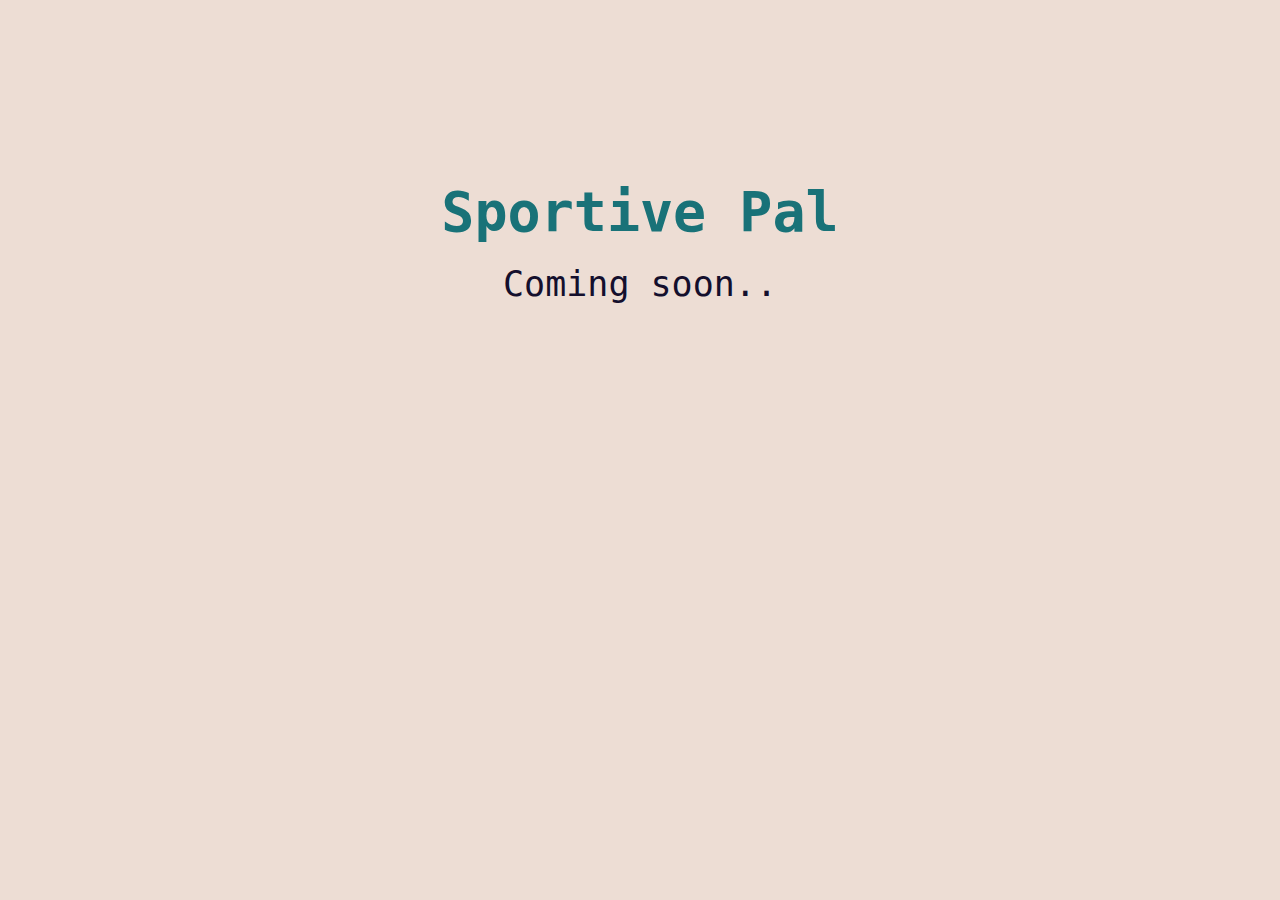
<file: index.html>
<html lang="en">
  <head>
    <meta charset="UTF-8" />
    <meta http-equiv="X-UA-Compatible" content="IE=edge" />
    <meta name="viewport" content="width=device-width, initial-scale=1.0" />
    <title>Sportive Pal</title>
    <style>
      html {
        background-color: #edddd4;
        font-family: monospace;
        text-align: center;
        color: #140f2d;
        font-size: 18px;
      }

      #container {
        width: 80vw;
        margin: 0 auto;
      }

      .title {
        margin-top: 20vh;
        margin-bottom: 20px;
        font-size: 55px;
        font-weight: 700;
        color: #197278;
      }

      .subtitle {
        font-weight: 500;
        font-size: 35px;
        margin-bottom: 30px;
      }
    </style>
  </head>
  <body>
    <div id="container">
      <div class="title">Sportive Pal</div>
      <div class="subtitle">Coming soon..</div>     
  </body>
</html>
</file>
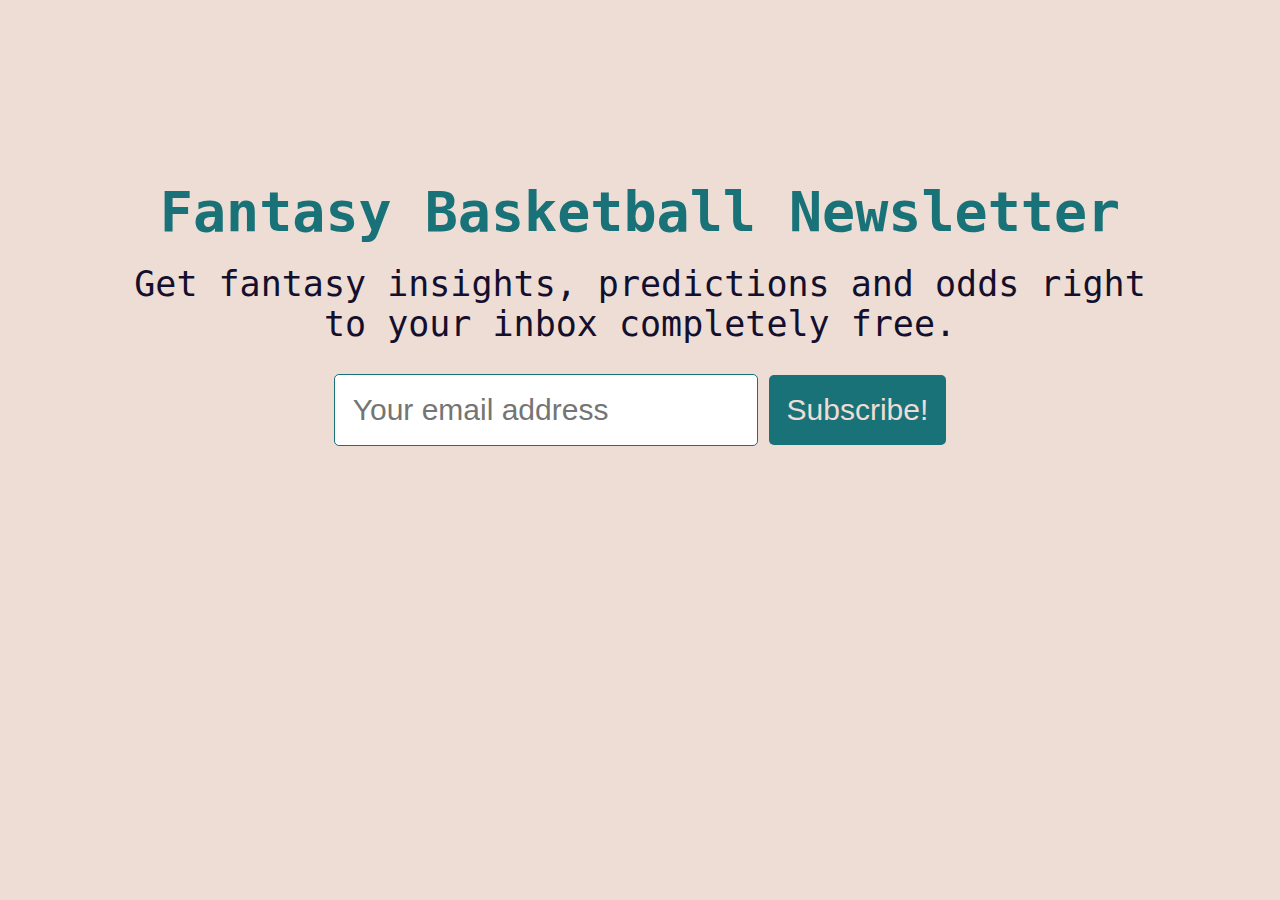
<file: basketball/index.html>
<html lang="en">
  <head>
    <meta charset="UTF-8" />
    <meta http-equiv="X-UA-Compatible" content="IE=edge" />
    <meta name="viewport" content="width=device-width, initial-scale=1.0" />
    <title>Sportive Pal - Fantasy Hoops Newsletter</title>
    <style>
      html {
        background-color: #edddd4;
        font-family: monospace;
        text-align: center;
        color: #140f2d;
        font-size: 18px;
      }

      #container {
        width: 80vw;
        margin: 0 auto;
      }

      .title {
        margin-top: 20vh;
        margin-bottom: 20px;
        font-size: 55px;
        font-weight: 700;
        color: #197278;
      }

      .subtitle {
        font-weight: 500;
        font-size: 35px;
        margin-bottom: 30px;
      }

      input,
      button {
        padding: 1rem;
        border-radius: 5px;
        font-size: 30px;
        box-shadow: none;
        -moz-box-shadow: none;
        -webkit-box-shadow: none;
        outline: none;
      }

      input,
      input:focus {
        border: 1px solid #197278;
        color: #197278;
      }

      button {
        border: none;
        background-color: #197278;
        color: #edddd4;
      }

      @media only screen and (max-width: 600px) {
        #container {
          width: 95vw;
        }

        .title {
          margin-top: 5vw;
        }
        input,
        button {
          display: block;
          width: 100%;
          margin-top: 15px;
          margin-bottom: 15px;
        }
      }
    </style>
  </head>
  <body>
    <div id="container">
      <div class="title">Fantasy Basketball Newsletter</div>
      <div class="subtitle">
        Get fantasy insights, predictions and odds right to your inbox
        completely free.
      </div>
      <form>
        <input type="email" placeholder="Your email address" required />
        <button type="submit">Subscribe!</button>
      </form>

      <div style="display: none" id="thanks">
        You subscribed successfully. Enjoy!
      </div>
    </div>

    <script>
      const form = document.querySelector("form");
      const thanks = document.querySelector("#thanks");
      form.addEventListener("submit", (e) => {
        e.preventDefault();
        form.style.display = "none";
        thanks.style.display = "block";
      });
    </script>
  </body>
</html>
</file>
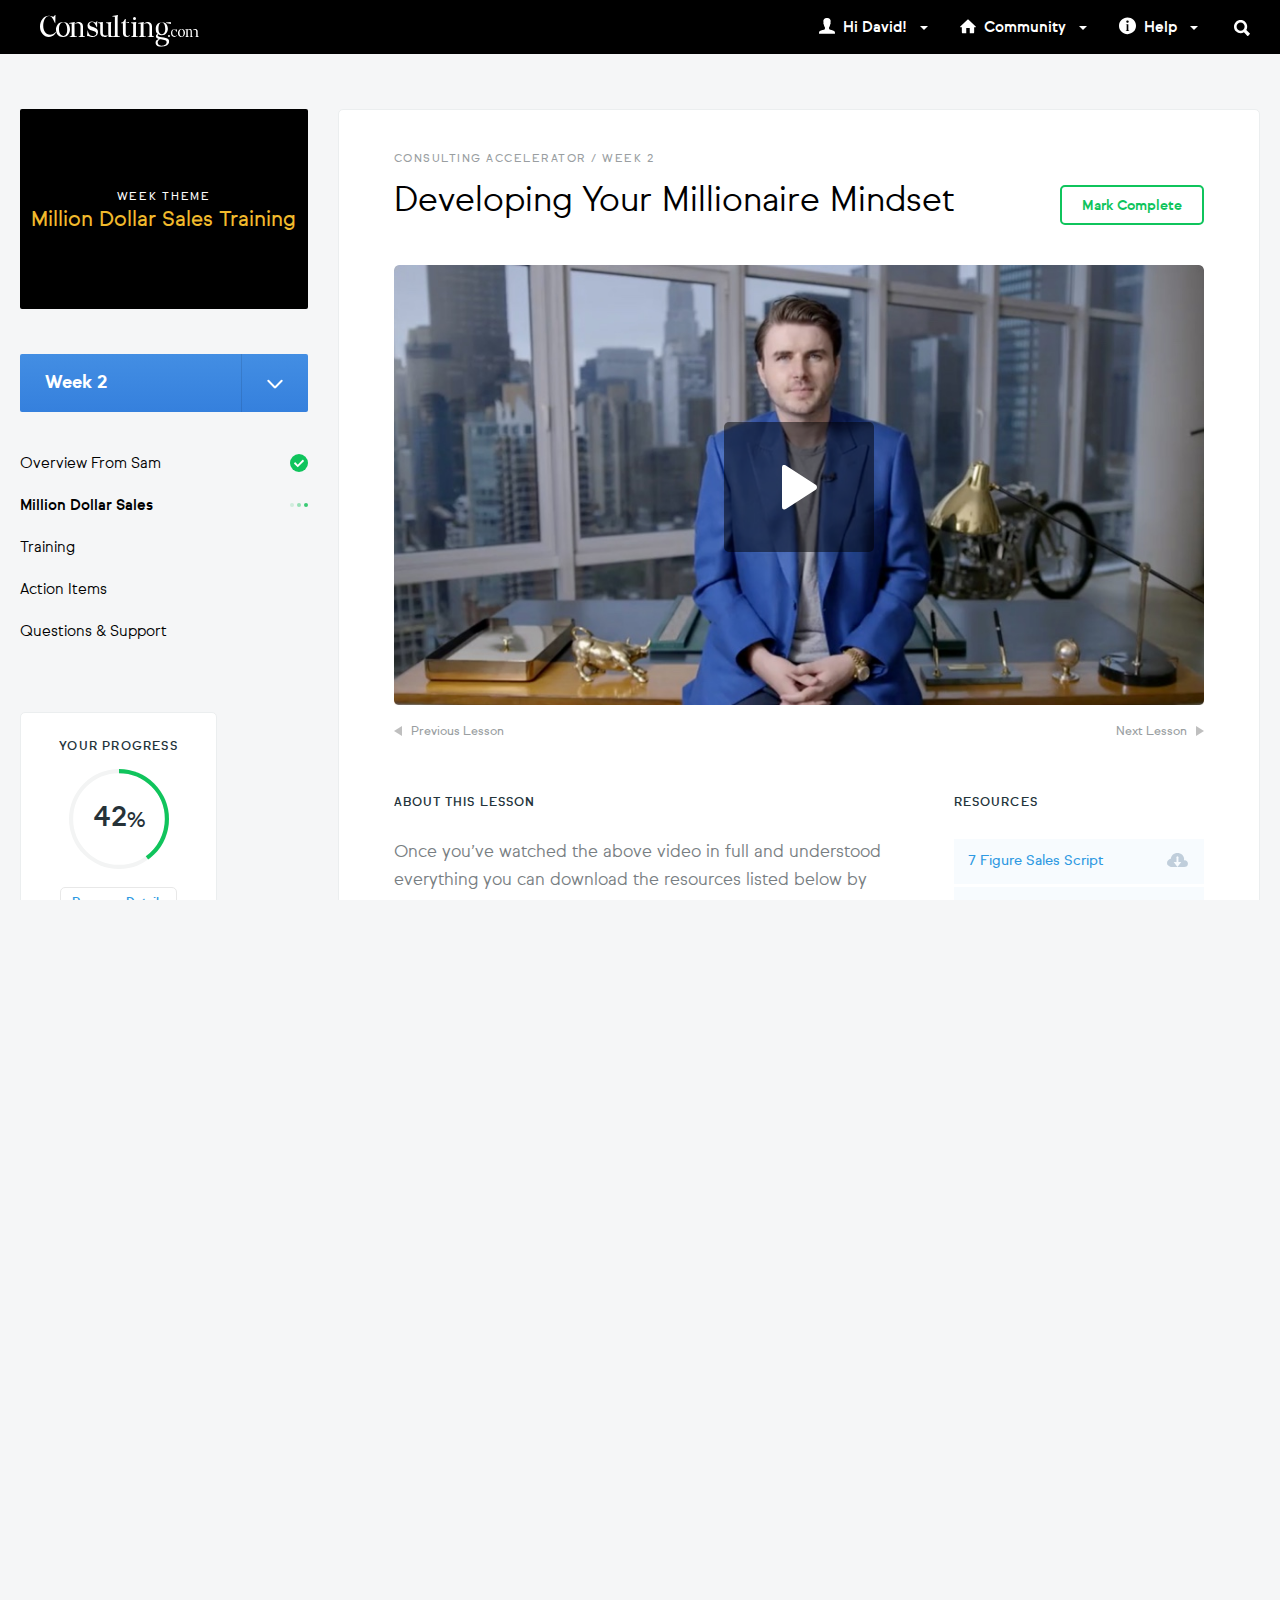
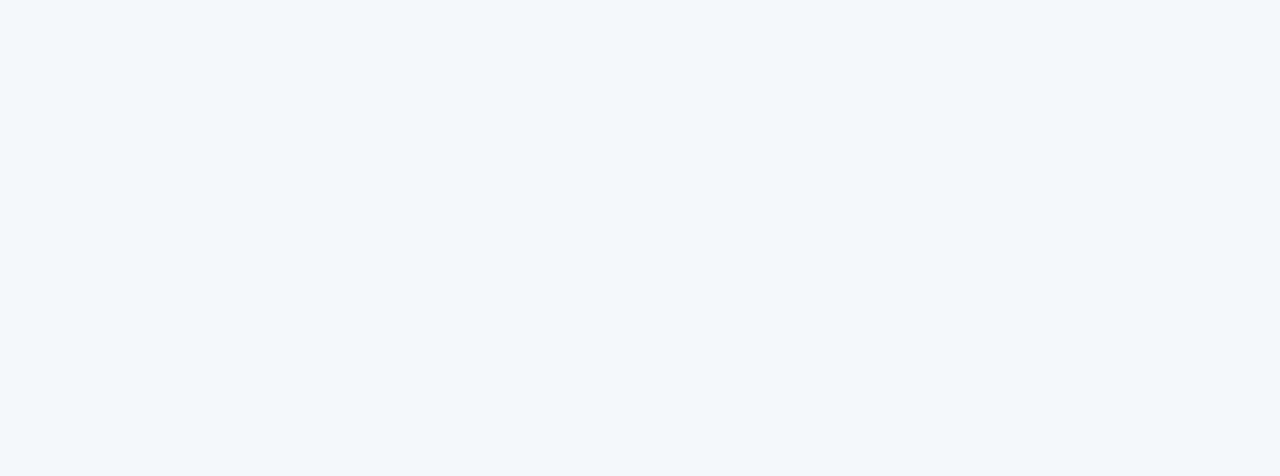
<file: carlos-demo/index.html>
<!doctype html><html class="no-js"><head><meta charset="utf-8"><meta name="description" content="Sam Ovens helps people start and grow wildly profitable consulting businesses. His programs &amp; advice have created 9 millionaires &amp; 136 6 figure consultants"><meta name="viewport" content="width=device-width,initial-scale=1,shrink-to-fit=no"><title>Sam Ovens. Developing Your Millionare Mindset.</title><link href="https://fonts.googleapis.com/css?family=Lato:300,400,700,900" rel="stylesheet"><link rel="apple-touch-icon" href="apple-touch-icon.png"><link rel="stylesheet" href="styles/main.css"></head><body><!--[if IE]><p class="browserupgrade">You are using an <strong>outdated</strong> browser. Please <a href="http://browsehappy.com/">upgrade your browser</a> to improve your experience.</p><![endif]--><div class="nav"><a href="/" class="nav__logo"><img src="./images/consulting-logo.svg" alt="Consulting logo"></a><div class="nav__links"><a class="nav__link" href="/"><img class="nav__img" src="./images/icon-user.svg" alt="user icon" aria-hidden="true">Hi David! <span class="nav__caret"></span> </a><a class="nav__link" href="/"><img class="nav__img" src="./images/icon-home.svg" alt="house icon" aria-hidden="true">Community <span class="nav__caret"></span> </a><a class="nav__link" href="/"><img class="nav__img nav__img--help" src="./images/icon-help.svg" alt="help icon" aria-hidden="true">Help <span class="nav__caret"></span> </a><a class="nav__search" href=""><img src="./images/icon-glass.svg" alt="glass icon" aria-hidden="true"></a></div></div><div class="m-nav"><button type="button" class="ham-btn"><span class="ham-icon"></span></button> <img src="./images/consulting-logo-mobile.svg" alt="Consulting logo"> <a class="m-nav__search" href=""><img src="./images/icon-glass.svg" alt="glass icon" aria-hidden="true"></a></div><div class="m-header"><img class="m-header__img" src="./images/icon-unchecked.svg" alt="Icon unchecked"><h2 class="m-header__subtitle">Consulting Accelerator / Week 2</h2><h1 class="m-header__title">Developing Your Millionaire Mindset</h1><button type="button" class="m-header__btn"><span class="m-header__caret"></span></button></div><div class="container"><div class="row"><div class="col-sm-3 left-container"><div class="left-side-wrapper"><div class="ad"><div class="ad__body"><p class="ad__title">Week Theme</p><p class="ad__description">Million Dollar Sales Training</p></div></div><button type="button" class="week"><span class="week__label">Week 2</span> <span class="week__caret"></span></button><div class="aux"><div class="aux__item"><p class="aux__label">Overview From Sam</p><img class="aux__img" src="./images/icon-completed.svg" alt="icon completed"></div><div class="aux__item"><p class="aux__label aux__label--active">Million Dollar Sales</p><img class="aux__img" src="./images/icon-progress.svg" alt="icon progress"></div><div class="aux__item"><p class="aux__label">Training</p></div><div class="aux__item"><p class="aux__label">Action Items</p></div><div class="aux__item"><p class="aux__label">Questions & Support</p></div></div><div class="progress"><p class="progress__title">Your progress</p><div class="donut-wrapper"><svg viewBox="0 0 32 32" class="donut"><circle class="donut-hole" cx="16" cy="16" r="15.91549430918954"></circle><circle class="donut-ring" cx="16" cy="16" r="15.91549430918954"></circle><circle class="donut-segment" cx="16" cy="16" r="15.91549430918954" stroke-dasharray="40 100" stroke="gren"></circle></svg> <span class="donut-content">42 <sub>%</sub></span></div><button type="button" class="progress__cta">Progress Details</button></div></div></div><div class="col-sm-9 right-container"><div class="card"><div class="card__header"><h2 class="card__subtitle">Consulting Accelerator / Week 2</h2><div class="card__title-wrapper"><h1 class="card__title">Developing Your Millionaire Mindset</h1><button type="button" class="card__cta">Mark Complete</button></div></div><div class="card__video"><div class="v-placeholder"><img class="v-placeholder__img" src="./images/sam.jpg" alt="Video thumbnail"><div class="v-placeholder__icon-wrapper"><img class="v-placeholder__icon v-placeholder__icon--lg" src="./images/play-icon.svg" alt="Play icon"> <img class="v-placeholder__icon v-placeholder__icon--sm" src="./images/play-icon-sm.svg" alt="Play icon"></div></div><script src="https://fast.wistia.com/embed/medias/jklluk881i.jsonp" async></script><script src="https://fast.wistia.com/assets/external/E-v1.js" async></script><div class="wistia_responsive_padding wistia_responsive_padding--hidden" style="padding:56.25% 0 0 0;position:relative"><div class="wistia_responsive_wrapper" style="height:100%;left:0;position:absolute;top:0;width:100%"><div class="wistia_embed wistia_async_jklluk881i videoFoam=true" style="height:100%;width:100%">&nbsp;</div></div></div></div><div class="card__nav"><a href="/" class="card__nav-btn"><span class="card__nav-caret card__nav-caret--prev"></span> <span class="card__nav-text">Previous Lesson</span> </a><a href="/" class="card__nav-btn"><span class="card__nav-text">Next Lesson</span> <span class="card__nav-caret card__nav-caret--next"></span></a></div><div class="description"><div class="row"><div class="col-sm-8"><h5 class="description__title">About this lesson</h5><p class="description__body">Once you’ve watched the above video in full and understood everything you can download the resources listed below by clicking the blue links. Please complete the exercises and then save them to your computers hard drive or Dropbox so you have them on file for referring to later in the program.</p><p class="description__body">Once you have done all of that you can mark this exercise as “Done” by clicking the big green “Mark As Done” button up the top right. Once that’s marked as done you can move onto the next step in this training module.</p><p class="description__body">Remember this is an “implimentation program” and to get results you must do the work. Don’t skip past modules, take shortcuts or say “I’ll come back and do this later” because you won’t. Action gets results and results are all that matters, so get to work :)</p></div><div class="col-sm-4"><h5 class="description__title description__title--resources">Resources</h5><div class="resource"><a href="#" class="resource__link">7 Figure Sales Script</a> <button type="button" class="resource__cta"><img class="resource__img" src="./images/icon-download.svg" alt="download icon"></button></div><div class="resource"><a href="#" class="resource__link">Other Resource</a> <button type="button" class="resource__cta"><img class="resource__img" src="./images/icon-download.svg" alt="download icon"></button></div><div class="resource"><a href="#" class="resource__link resource__link--desktop">A Resource that will have multiple lines</a> <a href="#" class="resource__link resource__link--mobile">A Resource that will have multiple lines due to a really long file name</a> <button type="button" class="resource__cta"><img class="resource__img" src="./images/icon-download.svg" alt="download icon"></button></div></div></div></div><div class="transcript"><div class="transcript__header"><h5 class="transcript__title">Full video transcript</h5><a class="transcript__header-link" href="">Expand View</a></div><div class="transcript__body"><div class="transcript__wrapper"><p class="transcript__text">Ancient Greek historians variously placed the Trojan War in the 12th, 13th, or 14th centuries BC: Eratosthenes to 1184 BC, Herodotus to 1250 BC, Duris of Samos to 1334 BC. Modern archaeologists associate Homeric Troy with archaeological Troy VII.[7]</p><p class="transcript__text">In the Iliad, the Achaeans set up their camp near the mouth of the River Scamander (presumably modern Karamenderes),[8] where they had beached their ships. The city of Troy itself stood on a hill, across the plain of Scamander, where the battles of the Trojan War took place. The site of the ancient city is some 5 km from the coast today, but 3,000 years ago the mouths of Scamander were much closer to the city,[9] discharging into a large bay that formed a natural harbor and which has since been filled with alluvial material. Recent geological findings have permitted the identification of the ancient Trojan coastline, and the results largely confirm the accuracy of the Homeric geography of Troy.[10]</p><p class="transcript__text">Ancient Greek historians variously placed the Trojan War in the 12th, 13th, or 14th centuries BC: Eratosthenes to 1184 BC, Herodotus to 1250 BC, Duris of Samos to 1334 BC. Modern archaeologists associate Homeric Troy with archaeological Troy VII.[7]</p></div><div class="transcript__cta-wrapper"><button type="button" class="transcript__cta">Read More</button></div></div></div></div><div class="credits">©2017 Consulting.com Inc</div></div></div></div><div class="m-footer"><div class="m-footer__nav"><a href="/" class="m-footer__nav-btn"><span class="m-footer__nav-caret m-footer__nav-caret--prev"></span> <span class="m-footer__nav-text">Previous Lesson</span> </a><a href="/" class="m-footer__nav-btn"><span class="m-footer__nav-text">Next Lesson</span> <span class="m-footer__nav-caret m-footer__nav-caret--next"></span></a></div></div><script>!function(e,t,a,n,c,o){e.GoogleAnalyticsObject=n,e[n]||(e[n]=function(){(e[n].q=e[n].q||[]).push(arguments)}),e[n].l=+new Date,c=t.createElement(a),o=t.getElementsByTagName(a)[0],c.src="https://www.google-analytics.com/analytics.js",o.parentNode.insertBefore(c,o)}(window,document,"script","ga"),ga("create","UA-XXXXX-X"),ga("send","pageview")</script><script src="scripts/main.js"></script></body></html>
</file>
<file: carlos-demo/styles/main.css>
@font-face{font-family:Sul Sans;src:url("../fonts/sul-sans/Sul Sans Black.eot");src:url("../fonts/sul-sans/Sul Sans Black.eot?#iefix") format("embedded-opentype"),url("../fonts/sul-sans/Sul Sans Black.woff") format("woff");font-weight:700;font-style:normal}@font-face{font-family:Sul Sans;src:url("../fonts/sul-sans/Sul Sans Bold.eot");src:url("../fonts/sul-sans/Sul Sans Bold.eot?#iefix") format("embedded-opentype"),url("../fonts/sul-sans/Sul Sans Bold.woff") format("woff");font-weight:600;font-style:normal}@font-face{font-family:Sul Sans;src:url("../fonts/sul-sans/Sul Sans Medium.eot");src:url("../fonts/sul-sans/Sul Sans Medium.eot?#iefix") format("embedded-opentype"),url("../fonts/sul-sans/Sul Sans Medium.woff") format("woff");font-weight:500;font-style:normal}@font-face{font-family:Sul Sans;src:url("../fonts/sul-sans/Sul Sans Regular.eot");src:url("../fonts/sul-sans/Sul Sans Regular.eot?#iefix") format("embedded-opentype"),url("../fonts/sul-sans/Sul Sans Regular.woff") format("woff");font-weight:400;font-style:normal}@font-face{font-family:Sul Sans;src:url("../fonts/sul-sans/Sul Sans Light.eot");src:url("../fonts/sul-sans/Sul Sans Light.eot?#iefix") format("embedded-opentype"),url("../fonts/sul-sans/Sul Sans Light.woff") format("woff");font-weight:300;font-style:normal}@font-face{font-family:Tiempos Text;src:url(../fonts/tiempos/TiemposTextWeb-Bold.eot);src:url(../fonts/tiempos/TiemposTextWeb-Bold.eot?#iefix) format("embedded-opentype"),url(../fonts/tiempos/TiemposTextWeb-Bold.woff) format("woff");font-weight:700;font-style:normal}@font-face{font-family:Tiempos Text;src:url(../fonts/tiempos/TiemposTextWeb-Semibold.eot);src:url(../fonts/tiempos/TiemposTextWeb-Semibold.eot?#iefix) format("embedded-opentype"),url(../fonts/tiempos/TiemposTextWeb-Semibold.woff) format("woff");font-weight:600;font-style:normal}@font-face{font-family:Tiempos Text;src:url(../fonts/tiempos/TiemposTextWeb-Medium.eot);src:url(../fonts/tiempos/TiemposTextWeb-Medium.eot?#iefix) format("embedded-opentype"),url(../fonts/tiempos/TiemposTextWeb-Medium.woff) format("woff");font-weight:500;font-style:normal}@font-face{font-family:Tiempos Text;src:url(../fonts/tiempos/TiemposTextWeb-Regular.eot);src:url(../fonts/tiempos/TiemposTextWeb-Regular.eot?#iefix) format("embedded-opentype"),url(../fonts/tiempos/TiemposTextWeb-Regular.woff) format("woff");font-weight:400;font-style:normal}.h-100{height:100%}.df-btn{border:none;background:none;padding:5px 10px}.align-items-center{-webkit-box-align:center;-ms-flex-align:center;align-items:center}@media (max-width:767px){.hidden-sm-down{display:none!important}}@-ms-viewport{width:device-width}html{box-sizing:border-box;-ms-overflow-style:scrollbar}*,:after,:before{box-sizing:inherit}.container{position:relative;margin-left:auto;margin-right:auto;padding-right:15px;padding-left:15px}@media (min-width:576px){.container{padding-right:15px;padding-left:15px}}@media (min-width:768px){.container{padding-right:15px;padding-left:15px}}@media (min-width:992px){.container{padding-right:15px;padding-left:15px}}@media (min-width:1200px){.container{padding-right:15px;padding-left:15px}}@media (min-width:576px){.container{width:540px;max-width:100%}}@media (min-width:768px){.container{width:720px;max-width:100%}}@media (min-width:992px){.container{width:960px;max-width:100%}}@media (min-width:1200px){.container{width:1140px;max-width:100%}}.container-fluid{position:relative;margin-left:auto;margin-right:auto;padding-right:15px;padding-left:15px}@media (min-width:576px){.container-fluid{padding-right:15px;padding-left:15px}}@media (min-width:768px){.container-fluid{padding-right:15px;padding-left:15px}}@media (min-width:992px){.container-fluid{padding-right:15px;padding-left:15px}}@media (min-width:1200px){.container-fluid{padding-right:15px;padding-left:15px}}.row{display:-webkit-box;display:-ms-flexbox;display:flex;-ms-flex-wrap:wrap;flex-wrap:wrap;margin-right:-15px;margin-left:-15px}@media (min-width:576px){.row{margin-right:-15px;margin-left:-15px}}@media (min-width:768px){.row{margin-right:-15px;margin-left:-15px}}@media (min-width:992px){.row{margin-right:-15px;margin-left:-15px}}@media (min-width:1200px){.row{margin-right:-15px;margin-left:-15px}}.no-gutters{margin-right:0;margin-left:0}.no-gutters>.col,.no-gutters>[class*=col-]{padding-right:0;padding-left:0}.col,.col-1,.col-2,.col-3,.col-4,.col-5,.col-6,.col-7,.col-8,.col-9,.col-10,.col-11,.col-12,.col-lg,.col-lg-1,.col-lg-2,.col-lg-3,.col-lg-4,.col-lg-5,.col-lg-6,.col-lg-7,.col-lg-8,.col-lg-9,.col-lg-10,.col-lg-11,.col-lg-12,.col-md,.col-md-1,.col-md-2,.col-md-3,.col-md-4,.col-md-5,.col-md-6,.col-md-7,.col-md-8,.col-md-9,.col-md-10,.col-md-11,.col-md-12,.col-sm,.col-sm-1,.col-sm-2,.col-sm-3,.col-sm-4,.col-sm-5,.col-sm-6,.col-sm-7,.col-sm-8,.col-sm-9,.col-sm-10,.col-sm-11,.col-sm-12,.col-xl,.col-xl-1,.col-xl-2,.col-xl-3,.col-xl-4,.col-xl-5,.col-xl-6,.col-xl-7,.col-xl-8,.col-xl-9,.col-xl-10,.col-xl-11,.col-xl-12{position:relative;width:100%;min-height:1px;padding-right:15px;padding-left:15px}@media (min-width:576px){.col,.col-1,.col-2,.col-3,.col-4,.col-5,.col-6,.col-7,.col-8,.col-9,.col-10,.col-11,.col-12,.col-lg,.col-lg-1,.col-lg-2,.col-lg-3,.col-lg-4,.col-lg-5,.col-lg-6,.col-lg-7,.col-lg-8,.col-lg-9,.col-lg-10,.col-lg-11,.col-lg-12,.col-md,.col-md-1,.col-md-2,.col-md-3,.col-md-4,.col-md-5,.col-md-6,.col-md-7,.col-md-8,.col-md-9,.col-md-10,.col-md-11,.col-md-12,.col-sm,.col-sm-1,.col-sm-2,.col-sm-3,.col-sm-4,.col-sm-5,.col-sm-6,.col-sm-7,.col-sm-8,.col-sm-9,.col-sm-10,.col-sm-11,.col-sm-12,.col-xl,.col-xl-1,.col-xl-2,.col-xl-3,.col-xl-4,.col-xl-5,.col-xl-6,.col-xl-7,.col-xl-8,.col-xl-9,.col-xl-10,.col-xl-11,.col-xl-12{padding-right:15px;padding-left:15px}}@media (min-width:768px){.col,.col-1,.col-2,.col-3,.col-4,.col-5,.col-6,.col-7,.col-8,.col-9,.col-10,.col-11,.col-12,.col-lg,.col-lg-1,.col-lg-2,.col-lg-3,.col-lg-4,.col-lg-5,.col-lg-6,.col-lg-7,.col-lg-8,.col-lg-9,.col-lg-10,.col-lg-11,.col-lg-12,.col-md,.col-md-1,.col-md-2,.col-md-3,.col-md-4,.col-md-5,.col-md-6,.col-md-7,.col-md-8,.col-md-9,.col-md-10,.col-md-11,.col-md-12,.col-sm,.col-sm-1,.col-sm-2,.col-sm-3,.col-sm-4,.col-sm-5,.col-sm-6,.col-sm-7,.col-sm-8,.col-sm-9,.col-sm-10,.col-sm-11,.col-sm-12,.col-xl,.col-xl-1,.col-xl-2,.col-xl-3,.col-xl-4,.col-xl-5,.col-xl-6,.col-xl-7,.col-xl-8,.col-xl-9,.col-xl-10,.col-xl-11,.col-xl-12{padding-right:15px;padding-left:15px}}@media (min-width:992px){.col,.col-1,.col-2,.col-3,.col-4,.col-5,.col-6,.col-7,.col-8,.col-9,.col-10,.col-11,.col-12,.col-lg,.col-lg-1,.col-lg-2,.col-lg-3,.col-lg-4,.col-lg-5,.col-lg-6,.col-lg-7,.col-lg-8,.col-lg-9,.col-lg-10,.col-lg-11,.col-lg-12,.col-md,.col-md-1,.col-md-2,.col-md-3,.col-md-4,.col-md-5,.col-md-6,.col-md-7,.col-md-8,.col-md-9,.col-md-10,.col-md-11,.col-md-12,.col-sm,.col-sm-1,.col-sm-2,.col-sm-3,.col-sm-4,.col-sm-5,.col-sm-6,.col-sm-7,.col-sm-8,.col-sm-9,.col-sm-10,.col-sm-11,.col-sm-12,.col-xl,.col-xl-1,.col-xl-2,.col-xl-3,.col-xl-4,.col-xl-5,.col-xl-6,.col-xl-7,.col-xl-8,.col-xl-9,.col-xl-10,.col-xl-11,.col-xl-12{padding-right:15px;padding-left:15px}}@media (min-width:1200px){.col,.col-1,.col-2,.col-3,.col-4,.col-5,.col-6,.col-7,.col-8,.col-9,.col-10,.col-11,.col-12,.col-lg,.col-lg-1,.col-lg-2,.col-lg-3,.col-lg-4,.col-lg-5,.col-lg-6,.col-lg-7,.col-lg-8,.col-lg-9,.col-lg-10,.col-lg-11,.col-lg-12,.col-md,.col-md-1,.col-md-2,.col-md-3,.col-md-4,.col-md-5,.col-md-6,.col-md-7,.col-md-8,.col-md-9,.col-md-10,.col-md-11,.col-md-12,.col-sm,.col-sm-1,.col-sm-2,.col-sm-3,.col-sm-4,.col-sm-5,.col-sm-6,.col-sm-7,.col-sm-8,.col-sm-9,.col-sm-10,.col-sm-11,.col-sm-12,.col-xl,.col-xl-1,.col-xl-2,.col-xl-3,.col-xl-4,.col-xl-5,.col-xl-6,.col-xl-7,.col-xl-8,.col-xl-9,.col-xl-10,.col-xl-11,.col-xl-12{padding-right:15px;padding-left:15px}}.col{-ms-flex-preferred-size:0;flex-basis:0;-webkit-box-flex:1;-ms-flex-positive:1;flex-grow:1;max-width:100%}.col-auto{-ms-flex:0 0 auto;flex:0 0 auto;width:auto}.col-1,.col-auto{-webkit-box-flex:0}.col-1{-ms-flex:0 0 8.3333333333%;flex:0 0 8.3333333333%;max-width:8.3333333333%}.col-2{-ms-flex:0 0 16.6666666667%;flex:0 0 16.6666666667%;max-width:16.6666666667%}.col-2,.col-3{-webkit-box-flex:0}.col-3{-ms-flex:0 0 25%;flex:0 0 25%;max-width:25%}.col-4{-ms-flex:0 0 33.3333333333%;flex:0 0 33.3333333333%;max-width:33.3333333333%}.col-4,.col-5{-webkit-box-flex:0}.col-5{-ms-flex:0 0 41.6666666667%;flex:0 0 41.6666666667%;max-width:41.6666666667%}.col-6{-ms-flex:0 0 50%;flex:0 0 50%;max-width:50%}.col-6,.col-7{-webkit-box-flex:0}.col-7{-ms-flex:0 0 58.3333333333%;flex:0 0 58.3333333333%;max-width:58.3333333333%}.col-8{-ms-flex:0 0 66.6666666667%;flex:0 0 66.6666666667%;max-width:66.6666666667%}.col-8,.col-9{-webkit-box-flex:0}.col-9{-ms-flex:0 0 75%;flex:0 0 75%;max-width:75%}.col-10{-ms-flex:0 0 83.3333333333%;flex:0 0 83.3333333333%;max-width:83.3333333333%}.col-10,.col-11{-webkit-box-flex:0}.col-11{-ms-flex:0 0 91.6666666667%;flex:0 0 91.6666666667%;max-width:91.6666666667%}.col-12{-webkit-box-flex:0;-ms-flex:0 0 100%;flex:0 0 100%;max-width:100%}.pull-0{right:auto}.pull-1{right:8.3333333333%}.pull-2{right:16.6666666667%}.pull-3{right:25%}.pull-4{right:33.3333333333%}.pull-5{right:41.6666666667%}.pull-6{right:50%}.pull-7{right:58.3333333333%}.pull-8{right:66.6666666667%}.pull-9{right:75%}.pull-10{right:83.3333333333%}.pull-11{right:91.6666666667%}.pull-12{right:100%}.push-0{left:auto}.push-1{left:8.3333333333%}.push-2{left:16.6666666667%}.push-3{left:25%}.push-4{left:33.3333333333%}.push-5{left:41.6666666667%}.push-6{left:50%}.push-7{left:58.3333333333%}.push-8{left:66.6666666667%}.push-9{left:75%}.push-10{left:83.3333333333%}.push-11{left:91.6666666667%}.push-12{left:100%}.offset-1{margin-left:8.3333333333%}.offset-2{margin-left:16.6666666667%}.offset-3{margin-left:25%}.offset-4{margin-left:33.3333333333%}.offset-5{margin-left:41.6666666667%}.offset-6{margin-left:50%}.offset-7{margin-left:58.3333333333%}.offset-8{margin-left:66.6666666667%}.offset-9{margin-left:75%}.offset-10{margin-left:83.3333333333%}.offset-11{margin-left:91.6666666667%}@media (min-width:576px){.col-sm{-ms-flex-preferred-size:0;flex-basis:0;-webkit-box-flex:1;-ms-flex-positive:1;flex-grow:1;max-width:100%}.col-sm-auto{-webkit-box-flex:0;-ms-flex:0 0 auto;flex:0 0 auto;width:auto}.col-sm-1{-webkit-box-flex:0;-ms-flex:0 0 8.3333333333%;flex:0 0 8.3333333333%;max-width:8.3333333333%}.col-sm-2{-webkit-box-flex:0;-ms-flex:0 0 16.6666666667%;flex:0 0 16.6666666667%;max-width:16.6666666667%}.col-sm-3{-webkit-box-flex:0;-ms-flex:0 0 25%;flex:0 0 25%;max-width:25%}.col-sm-4{-webkit-box-flex:0;-ms-flex:0 0 33.3333333333%;flex:0 0 33.3333333333%;max-width:33.3333333333%}.col-sm-5{-webkit-box-flex:0;-ms-flex:0 0 41.6666666667%;flex:0 0 41.6666666667%;max-width:41.6666666667%}.col-sm-6{-webkit-box-flex:0;-ms-flex:0 0 50%;flex:0 0 50%;max-width:50%}.col-sm-7{-webkit-box-flex:0;-ms-flex:0 0 58.3333333333%;flex:0 0 58.3333333333%;max-width:58.3333333333%}.col-sm-8{-webkit-box-flex:0;-ms-flex:0 0 66.6666666667%;flex:0 0 66.6666666667%;max-width:66.6666666667%}.col-sm-9{-webkit-box-flex:0;-ms-flex:0 0 75%;flex:0 0 75%;max-width:75%}.col-sm-10{-webkit-box-flex:0;-ms-flex:0 0 83.3333333333%;flex:0 0 83.3333333333%;max-width:83.3333333333%}.col-sm-11{-webkit-box-flex:0;-ms-flex:0 0 91.6666666667%;flex:0 0 91.6666666667%;max-width:91.6666666667%}.col-sm-12{-webkit-box-flex:0;-ms-flex:0 0 100%;flex:0 0 100%;max-width:100%}.pull-sm-0{right:auto}.pull-sm-1{right:8.3333333333%}.pull-sm-2{right:16.6666666667%}.pull-sm-3{right:25%}.pull-sm-4{right:33.3333333333%}.pull-sm-5{right:41.6666666667%}.pull-sm-6{right:50%}.pull-sm-7{right:58.3333333333%}.pull-sm-8{right:66.6666666667%}.pull-sm-9{right:75%}.pull-sm-10{right:83.3333333333%}.pull-sm-11{right:91.6666666667%}.pull-sm-12{right:100%}.push-sm-0{left:auto}.push-sm-1{left:8.3333333333%}.push-sm-2{left:16.6666666667%}.push-sm-3{left:25%}.push-sm-4{left:33.3333333333%}.push-sm-5{left:41.6666666667%}.push-sm-6{left:50%}.push-sm-7{left:58.3333333333%}.push-sm-8{left:66.6666666667%}.push-sm-9{left:75%}.push-sm-10{left:83.3333333333%}.push-sm-11{left:91.6666666667%}.push-sm-12{left:100%}.offset-sm-0{margin-left:0}.offset-sm-1{margin-left:8.3333333333%}.offset-sm-2{margin-left:16.6666666667%}.offset-sm-3{margin-left:25%}.offset-sm-4{margin-left:33.3333333333%}.offset-sm-5{margin-left:41.6666666667%}.offset-sm-6{margin-left:50%}.offset-sm-7{margin-left:58.3333333333%}.offset-sm-8{margin-left:66.6666666667%}.offset-sm-9{margin-left:75%}.offset-sm-10{margin-left:83.3333333333%}.offset-sm-11{margin-left:91.6666666667%}}@media (min-width:768px){.col-md{-ms-flex-preferred-size:0;flex-basis:0;-webkit-box-flex:1;-ms-flex-positive:1;flex-grow:1;max-width:100%}.col-md-auto{-webkit-box-flex:0;-ms-flex:0 0 auto;flex:0 0 auto;width:auto}.col-md-1{-webkit-box-flex:0;-ms-flex:0 0 8.3333333333%;flex:0 0 8.3333333333%;max-width:8.3333333333%}.col-md-2{-webkit-box-flex:0;-ms-flex:0 0 16.6666666667%;flex:0 0 16.6666666667%;max-width:16.6666666667%}.col-md-3{-webkit-box-flex:0;-ms-flex:0 0 25%;flex:0 0 25%;max-width:25%}.col-md-4{-webkit-box-flex:0;-ms-flex:0 0 33.3333333333%;flex:0 0 33.3333333333%;max-width:33.3333333333%}.col-md-5{-webkit-box-flex:0;-ms-flex:0 0 41.6666666667%;flex:0 0 41.6666666667%;max-width:41.6666666667%}.col-md-6{-webkit-box-flex:0;-ms-flex:0 0 50%;flex:0 0 50%;max-width:50%}.col-md-7{-webkit-box-flex:0;-ms-flex:0 0 58.3333333333%;flex:0 0 58.3333333333%;max-width:58.3333333333%}.col-md-8{-webkit-box-flex:0;-ms-flex:0 0 66.6666666667%;flex:0 0 66.6666666667%;max-width:66.6666666667%}.col-md-9{-webkit-box-flex:0;-ms-flex:0 0 75%;flex:0 0 75%;max-width:75%}.col-md-10{-webkit-box-flex:0;-ms-flex:0 0 83.3333333333%;flex:0 0 83.3333333333%;max-width:83.3333333333%}.col-md-11{-webkit-box-flex:0;-ms-flex:0 0 91.6666666667%;flex:0 0 91.6666666667%;max-width:91.6666666667%}.col-md-12{-webkit-box-flex:0;-ms-flex:0 0 100%;flex:0 0 100%;max-width:100%}.pull-md-0{right:auto}.pull-md-1{right:8.3333333333%}.pull-md-2{right:16.6666666667%}.pull-md-3{right:25%}.pull-md-4{right:33.3333333333%}.pull-md-5{right:41.6666666667%}.pull-md-6{right:50%}.pull-md-7{right:58.3333333333%}.pull-md-8{right:66.6666666667%}.pull-md-9{right:75%}.pull-md-10{right:83.3333333333%}.pull-md-11{right:91.6666666667%}.pull-md-12{right:100%}.push-md-0{left:auto}.push-md-1{left:8.3333333333%}.push-md-2{left:16.6666666667%}.push-md-3{left:25%}.push-md-4{left:33.3333333333%}.push-md-5{left:41.6666666667%}.push-md-6{left:50%}.push-md-7{left:58.3333333333%}.push-md-8{left:66.6666666667%}.push-md-9{left:75%}.push-md-10{left:83.3333333333%}.push-md-11{left:91.6666666667%}.push-md-12{left:100%}.offset-md-0{margin-left:0}.offset-md-1{margin-left:8.3333333333%}.offset-md-2{margin-left:16.6666666667%}.offset-md-3{margin-left:25%}.offset-md-4{margin-left:33.3333333333%}.offset-md-5{margin-left:41.6666666667%}.offset-md-6{margin-left:50%}.offset-md-7{margin-left:58.3333333333%}.offset-md-8{margin-left:66.6666666667%}.offset-md-9{margin-left:75%}.offset-md-10{margin-left:83.3333333333%}.offset-md-11{margin-left:91.6666666667%}}@media (min-width:992px){.col-lg{-ms-flex-preferred-size:0;flex-basis:0;-webkit-box-flex:1;-ms-flex-positive:1;flex-grow:1;max-width:100%}.col-lg-auto{-webkit-box-flex:0;-ms-flex:0 0 auto;flex:0 0 auto;width:auto}.col-lg-1{-webkit-box-flex:0;-ms-flex:0 0 8.3333333333%;flex:0 0 8.3333333333%;max-width:8.3333333333%}.col-lg-2{-webkit-box-flex:0;-ms-flex:0 0 16.6666666667%;flex:0 0 16.6666666667%;max-width:16.6666666667%}.col-lg-3{-webkit-box-flex:0;-ms-flex:0 0 25%;flex:0 0 25%;max-width:25%}.col-lg-4{-webkit-box-flex:0;-ms-flex:0 0 33.3333333333%;flex:0 0 33.3333333333%;max-width:33.3333333333%}.col-lg-5{-webkit-box-flex:0;-ms-flex:0 0 41.6666666667%;flex:0 0 41.6666666667%;max-width:41.6666666667%}.col-lg-6{-webkit-box-flex:0;-ms-flex:0 0 50%;flex:0 0 50%;max-width:50%}.col-lg-7{-webkit-box-flex:0;-ms-flex:0 0 58.3333333333%;flex:0 0 58.3333333333%;max-width:58.3333333333%}.col-lg-8{-webkit-box-flex:0;-ms-flex:0 0 66.6666666667%;flex:0 0 66.6666666667%;max-width:66.6666666667%}.col-lg-9{-webkit-box-flex:0;-ms-flex:0 0 75%;flex:0 0 75%;max-width:75%}.col-lg-10{-webkit-box-flex:0;-ms-flex:0 0 83.3333333333%;flex:0 0 83.3333333333%;max-width:83.3333333333%}.col-lg-11{-webkit-box-flex:0;-ms-flex:0 0 91.6666666667%;flex:0 0 91.6666666667%;max-width:91.6666666667%}.col-lg-12{-webkit-box-flex:0;-ms-flex:0 0 100%;flex:0 0 100%;max-width:100%}.pull-lg-0{right:auto}.pull-lg-1{right:8.3333333333%}.pull-lg-2{right:16.6666666667%}.pull-lg-3{right:25%}.pull-lg-4{right:33.3333333333%}.pull-lg-5{right:41.6666666667%}.pull-lg-6{right:50%}.pull-lg-7{right:58.3333333333%}.pull-lg-8{right:66.6666666667%}.pull-lg-9{right:75%}.pull-lg-10{right:83.3333333333%}.pull-lg-11{right:91.6666666667%}.pull-lg-12{right:100%}.push-lg-0{left:auto}.push-lg-1{left:8.3333333333%}.push-lg-2{left:16.6666666667%}.push-lg-3{left:25%}.push-lg-4{left:33.3333333333%}.push-lg-5{left:41.6666666667%}.push-lg-6{left:50%}.push-lg-7{left:58.3333333333%}.push-lg-8{left:66.6666666667%}.push-lg-9{left:75%}.push-lg-10{left:83.3333333333%}.push-lg-11{left:91.6666666667%}.push-lg-12{left:100%}.offset-lg-0{margin-left:0}.offset-lg-1{margin-left:8.3333333333%}.offset-lg-2{margin-left:16.6666666667%}.offset-lg-3{margin-left:25%}.offset-lg-4{margin-left:33.3333333333%}.offset-lg-5{margin-left:41.6666666667%}.offset-lg-6{margin-left:50%}.offset-lg-7{margin-left:58.3333333333%}.offset-lg-8{margin-left:66.6666666667%}.offset-lg-9{margin-left:75%}.offset-lg-10{margin-left:83.3333333333%}.offset-lg-11{margin-left:91.6666666667%}}@media (min-width:1200px){.col-xl{-ms-flex-preferred-size:0;flex-basis:0;-webkit-box-flex:1;-ms-flex-positive:1;flex-grow:1;max-width:100%}.col-xl-auto{-webkit-box-flex:0;-ms-flex:0 0 auto;flex:0 0 auto;width:auto}.col-xl-1{-webkit-box-flex:0;-ms-flex:0 0 8.3333333333%;flex:0 0 8.3333333333%;max-width:8.3333333333%}.col-xl-2{-webkit-box-flex:0;-ms-flex:0 0 16.6666666667%;flex:0 0 16.6666666667%;max-width:16.6666666667%}.col-xl-3{-webkit-box-flex:0;-ms-flex:0 0 25%;flex:0 0 25%;max-width:25%}.col-xl-4{-webkit-box-flex:0;-ms-flex:0 0 33.3333333333%;flex:0 0 33.3333333333%;max-width:33.3333333333%}.col-xl-5{-webkit-box-flex:0;-ms-flex:0 0 41.6666666667%;flex:0 0 41.6666666667%;max-width:41.6666666667%}.col-xl-6{-webkit-box-flex:0;-ms-flex:0 0 50%;flex:0 0 50%;max-width:50%}.col-xl-7{-webkit-box-flex:0;-ms-flex:0 0 58.3333333333%;flex:0 0 58.3333333333%;max-width:58.3333333333%}.col-xl-8{-webkit-box-flex:0;-ms-flex:0 0 66.6666666667%;flex:0 0 66.6666666667%;max-width:66.6666666667%}.col-xl-9{-webkit-box-flex:0;-ms-flex:0 0 75%;flex:0 0 75%;max-width:75%}.col-xl-10{-webkit-box-flex:0;-ms-flex:0 0 83.3333333333%;flex:0 0 83.3333333333%;max-width:83.3333333333%}.col-xl-11{-webkit-box-flex:0;-ms-flex:0 0 91.6666666667%;flex:0 0 91.6666666667%;max-width:91.6666666667%}.col-xl-12{-webkit-box-flex:0;-ms-flex:0 0 100%;flex:0 0 100%;max-width:100%}.pull-xl-0{right:auto}.pull-xl-1{right:8.3333333333%}.pull-xl-2{right:16.6666666667%}.pull-xl-3{right:25%}.pull-xl-4{right:33.3333333333%}.pull-xl-5{right:41.6666666667%}.pull-xl-6{right:50%}.pull-xl-7{right:58.3333333333%}.pull-xl-8{right:66.6666666667%}.pull-xl-9{right:75%}.pull-xl-10{right:83.3333333333%}.pull-xl-11{right:91.6666666667%}.pull-xl-12{right:100%}.push-xl-0{left:auto}.push-xl-1{left:8.3333333333%}.push-xl-2{left:16.6666666667%}.push-xl-3{left:25%}.push-xl-4{left:33.3333333333%}.push-xl-5{left:41.6666666667%}.push-xl-6{left:50%}.push-xl-7{left:58.3333333333%}.push-xl-8{left:66.6666666667%}.push-xl-9{left:75%}.push-xl-10{left:83.3333333333%}.push-xl-11{left:91.6666666667%}.push-xl-12{left:100%}.offset-xl-0{margin-left:0}.offset-xl-1{margin-left:8.3333333333%}.offset-xl-2{margin-left:16.6666666667%}.offset-xl-3{margin-left:25%}.offset-xl-4{margin-left:33.3333333333%}.offset-xl-5{margin-left:41.6666666667%}.offset-xl-6{margin-left:50%}.offset-xl-7{margin-left:58.3333333333%}.offset-xl-8{margin-left:66.6666666667%}.offset-xl-9{margin-left:75%}.offset-xl-10{margin-left:83.3333333333%}.offset-xl-11{margin-left:91.6666666667%}}body,html{color:#000;-webkit-font-smoothing:antialiased;-webkit-overflow-scrolling:touch;width:100%;height:100%;margin:0;font-weight:400;font-size:15px;overflow-x:hidden;background:#f5f6f7}body,button,h1,h2,h3,h4,h5,h6,html,input{font-family:Sul Sans,sans-serif}p{margin-bottom:0}button{cursor:pointer}.donut{width:100%;height:auto;border-radius:50%;-webkit-transform:rotate(-90deg);transform:rotate(-90deg)}.donut-ring,.donut-segment{stroke-width:2.5}.donut-segment{stroke:#10c45c;transition-timing-function:ease}.donut-ring{stroke:#f3f4f4}.donut-hole,.donut-ring,.donut-segment{fill:transparent}.donut-wrapper{position:relative}.donut-content{position:absolute;top:-3px;right:0;color:#263238;width:100%;height:100%;display:-webkit-box;display:-ms-flexbox;display:flex;-webkit-box-align:center;-ms-flex-align:center;align-items:center;-webkit-box-pack:center;-ms-flex-pack:center;justify-content:center;font-size:28px;font-weight:500}.donut-content sub{font-size:20px;font-weight:400;position:relative;bottom:-3px}.m-nav,.nav{background:#000;width:100%;display:-webkit-box;display:-ms-flexbox;display:flex;-webkit-box-pack:justify;-ms-flex-pack:justify;justify-content:space-between;-webkit-box-align:center;-ms-flex-align:center;align-items:center;padding:0 30px 0 40px;height:54px}.ham-btn{background:none;border:none}.ham-icon{margin:5px 0}.ham-icon,.ham-icon:after,.ham-icon:before{background:#fff;display:block;width:16px;height:2px}.ham-icon:after,.ham-icon:before{content:"";position:relative}.ham-icon:before{top:-5px}.ham-icon:after{bottom:-3px}.nav{margin-bottom:55px}.nav__search{margin-left:20px;text-decoration:none;position:relative;top:2px}.nav__logo{position:relative;top:5px}.nav__img{margin-right:8px;position:relative;top:-1px}.nav__img--help{top:-1px}.nav__caret{height:0;margin-left:13px;position:relative;top:3px;width:0;border-top:4px solid #fff;border-left:4px solid transparent;border-bottom:4px solid transparent;border-right:4px solid transparent}.nav__link,.nav__links{display:-webkit-box;display:-ms-flexbox;display:flex}.nav__link{color:#fff;text-decoration:none;font-weight:500;-webkit-box-align:center;-ms-flex-align:center;align-items:center;margin-right:16px;margin-left:16px}.nav__link:hover{text-decoration:underline}.donut-wrapper{width:100px;margin:0 auto 15px}.aux{margin-bottom:60px}.aux__item{display:-webkit-box;display:-ms-flexbox;display:flex;-webkit-box-pack:justify;-ms-flex-pack:justify;justify-content:space-between;-webkit-box-align:center;-ms-flex-align:center;align-items:center;height:42px;font-weight:300;font-size:15px}.aux__label{margin:0}.aux__label--active{font-weight:500}.progress{background:#fff;border:1px solid #ebeeef;border-radius:5px;padding:28px 25px 30px;text-align:center;width:197px}.progress__title{color:#24343b;text-transform:uppercase;font-size:12px;font-weight:500;letter-spacing:1.2px;margin-top:0;margin-bottom:16px}.progress__cta{color:#2d99e2;font-size:12px;background:none;height:32px;border-radius:5px;border:1px solid #e8e8e8;font-weight:500;padding:0 11px;transition:all .5s ease}.progress__cta:hover{color:#fff;background:#2d99e2;border-color:#2d99e2}.week{background:linear-gradient(180deg,#438ee3,#3580dd);height:58px;width:100%;display:-webkit-box;display:-ms-flexbox;display:flex;color:#fff;border:none;border-radius:2px;-webkit-box-pack:justify;-ms-flex-pack:justify;justify-content:space-between;-webkit-box-align:center;-ms-flex-align:center;align-items:center;padding:0;margin-bottom:30px}.week__label{font-size:18px;font-weight:600;padding-left:25px}.week__caret{height:58px;border-left:1px solid rgba(0,0,0,.1);width:67px;display:block;position:relative}.week__caret:hover{background:rgba(0,0,0,.04)}.week__caret:after,.week__caret:before{content:"";height:2px;width:11px;background:#fff;display:block;position:absolute;top:50%;border-radius:5px}.week__caret:after{left:24px;-webkit-transform:rotate(45deg);transform:rotate(45deg)}.week__caret:before{right:24px;-webkit-transform:rotate(-45deg);transform:rotate(-45deg)}.ad{display:-webkit-box;display:-ms-flexbox;display:flex;-webkit-box-align:center;-ms-flex-align:center;align-items:center;background:#000;height:200px;-webkit-box-pack:center;-ms-flex-pack:center;justify-content:center;border-radius:2px;margin-bottom:45px}.ad__body{text-align:center;position:relative;top:-4px}.ad__title{color:#fff;text-transform:uppercase;font-size:11px;margin-bottom:8px;letter-spacing:1.7px}.ad__description{color:#f1ba2c;font-size:21px;margin-top:0}.card{background:#fff;border-radius:5px;padding:34px 55px 55px;border:1px solid #ebeeef;margin-bottom:70px}.card__header{margin-bottom:-3px}.card__subtitle{margin-bottom:21px;text-transform:uppercase;letter-spacing:1.5px;color:#999ea1;font-size:11px;font-weight:400}.card__title{font-size:34px;color:#000;font-weight:300;margin-top:0;margin-bottom:0}.card__title-wrapper{display:-webkit-box;display:-ms-flexbox;display:flex;-webkit-box-pack:justify;-ms-flex-pack:justify;justify-content:space-between;margin-bottom:43px}.card__cta{background:none;border:2px solid #0fc45c;color:#0fc45c;border-radius:5px;height:40px;font-size:14px;font-weight:500;padding:1px 20px 0;transition:all .5s ease}.card__cta:hover{color:#fff;background:#0fc45c}.card__video{border-radius:5px;margin-bottom:15px;overflow:hidden;position:relative;max-height:458px}.v-placeholder{cursor:pointer}.v-placeholder--hidden{display:none}.v-placeholder:hover .v-placeholder__icon-wrapper{background:rgba(0,0,0,.13)}.v-placeholder__img{width:100%;height:auto}.v-placeholder__icon:hover{opacity:.8}.v-placeholder__icon--lg{display:block}.v-placeholder__icon--sm{display:none}.v-placeholder__icon-wrapper{position:absolute;top:0;left:0;display:-webkit-box;display:-ms-flexbox;display:flex;bottom:0;right:0;-webkit-box-align:center;-ms-flex-align:center;align-items:center;-webkit-box-pack:center;-ms-flex-pack:center;justify-content:center}.wistia_responsive_padding{position:relative;opacity:1}.wistia_responsive_padding--hidden{position:absolute!important;top:0;left:0;opacity:0;pointer-events:none}.card__nav,.m-footer__nav{display:-webkit-box;display:-ms-flexbox;display:flex;-webkit-box-pack:justify;-ms-flex-pack:justify;justify-content:space-between;margin-bottom:39px}.card__nav-caret,.m-footer__nav-caret{border-top:5px solid transparent;border-bottom:5px solid transparent;display:inline-block;height:0;width:0;position:relative;top:1px}.card__nav-caret--next,.m-footer__nav-caret--next{border-left:8px solid #bfbfbf;margin-left:5px}.card__nav-caret--prev,.m-footer__nav-caret--prev{border-right:8px solid #bfbfbf;margin-right:5px}.card__nav-text,.m-footer__nav-text{font-size:12px}.card__nav-btn,.m-footer__nav-btn{color:#999ea1;background:none;border:none;text-decoration:none;white-space:nowrap}.card__nav-btn:hover,.m-footer__nav-btn:hover{color:#6b7073}.description__title{text-transform:uppercase;font-size:12px;color:#24343b;font-weight:500;letter-spacing:1.1px;margin-bottom:30px}.description__body{color:#787e82;font-size:17px;font-weight:300;line-height:28px;margin-bottom:30px}.resource{display:-webkit-box;display:-ms-flexbox;display:flex;padding:12px 10px 12px 14px;-webkit-box-pack:justify;-ms-flex-pack:justify;justify-content:space-between;-webkit-box-align:center;-ms-flex-align:center;align-items:center;background:#f7fbfe;margin-bottom:3px}.resource__cta{background:none;border:none}.resource__link{color:#2d99e2;text-decoration:none;font-size:14px;line-height:21px}.resource__link:hover{text-decoration:underline}.resource__link--mobile{display:none}.transcript__header{display:-webkit-box;display:-ms-flexbox;display:flex;-webkit-box-pack:justify;-ms-flex-pack:justify;justify-content:space-between}.transcript__title{text-transform:uppercase;font-size:12px;color:#24343b;font-weight:500;letter-spacing:1.1px;margin-bottom:30px}.transcript__header-link{text-decoration:none;color:#2d99e2;font-size:14px}.transcript__header-link:hover{text-decoration:underline}.transcript__body{background:#f8f9f9;border-radius:5px;padding:40px 60px 60px}.transcript__wrapper{max-height:300px;overflow-y:auto;margin-bottom:60px}.transcript__text{color:#8c9093;font-weight:300;line-height:24px;font-size:14px}.transcript__cta-wrapper{text-align:center}.transcript__cta{background:#2d99e2;border-radius:2px;color:#fff;border:none;font-weight:500;font-size:12px;height:32px;padding:0 25px}.m-footer,.m-header,.m-nav{display:none}.credits{font-size:13px;color:#bfbfbf;margin-bottom:90px}@media (min-width:1200px){.container{width:1270px;max-width:100%}}@media only screen and (max-width:767px){body,html{background:#fff}.m-nav{display:-webkit-box;display:-ms-flexbox;display:flex;margin-bottom:14px;padding:0 17px 0 6px}.nav{display:none}.left-container,.right-container{padding:0}.left-container{max-height:0;overflow:hidden;transition:all .5s cubic-bezier(.785,.135,.15,.86)}.left-container:not(.left-container--expanded) .left-side-wrapper{border-color:transparent}.left-container--expanded{max-height:770px}.left-side-wrapper{background:#f5f6f7;border-top:1px solid #eaeeef;border-bottom:1px solid #eaeeef;padding:20px 40px 35px}.v-placeholder__icon--sm{display:block}.v-placeholder__icon--lg{display:none}.ad{height:107px;margin-bottom:20px}.ad__body{position:relative;top:-17px}.ad__description{font-size:20px}.week{margin-bottom:14px}.week,.week__caret{height:52px}.week__label{font-size:15px}.aux{margin-bottom:25px}.progress{margin:0 auto}.card{padding:0 15px 55px;border:none;margin-bottom:26px}.card__header,.card__nav{display:none}.card__video{border-radius:0;margin-left:-15px;margin-right:-15px;margin-bottom:8px}.description{margin-bottom:25px}.description__body{font-size:14px;font-weight:300}.description__title{margin-bottom:20px}.description__title--resources{margin-top:10px;margin-bottom:35px}.resource__link{font-size:13px}.resource__link--mobile{display:block}.resource__link--desktop{display:none}.transcript__title{margin-bottom:23px}.transcript__header-link{display:none}.transcript__body{padding:0;background:none}.transcript__text{margin-top:0;margin-bottom:30px;font-size:13px;font-weight:400;line-height:28px;color:#787e82}.transcript__wrapper{max-height:none;margin-bottom:17px}.credits{display:none}.m-footer{display:block;border-top:1px solid #f5f5f5}.m-footer__nav{height:55px;margin-bottom:0;-webkit-box-align:center;-ms-flex-align:center;align-items:center;box-shadow:0 -1px 24px 1px rgba(0,0,0,.06);padding:0 15px}.m-footer__nav-btn{color:#3e88e1}.m-footer__nav-caret--next{border-left-color:#3e88e1}.m-footer__nav-caret--prev{border-right-color:#3e88e1}.m-header{display:block;text-align:center}.m-header__img{margin-bottom:-2px}.m-header__subtitle{margin-bottom:12px;text-transform:uppercase;letter-spacing:1.5px;color:#999ea1;font-size:11px;font-weight:400}.m-header__title{font-size:17px;color:#000;font-weight:400;margin-top:0;margin-bottom:-5px}.m-header__caret{height:0;position:relative;top:3px;width:0;border-top:4px solid #000;border-left:4px solid transparent;border-right:4px solid transparent;display:inline-block;transition:-webkit-transform .3s ease;transition:transform .3s ease;transition:transform .3s ease,-webkit-transform .3s ease}.m-header__caret--expanded{-webkit-transform:rotate(180deg);transform:rotate(180deg)}.m-header__btn{margin-bottom:10px;background:none;border:none}}@media only screen and (max-width:320px){.left-side-wrapper{padding:20px 20px 35px}}
</file>
